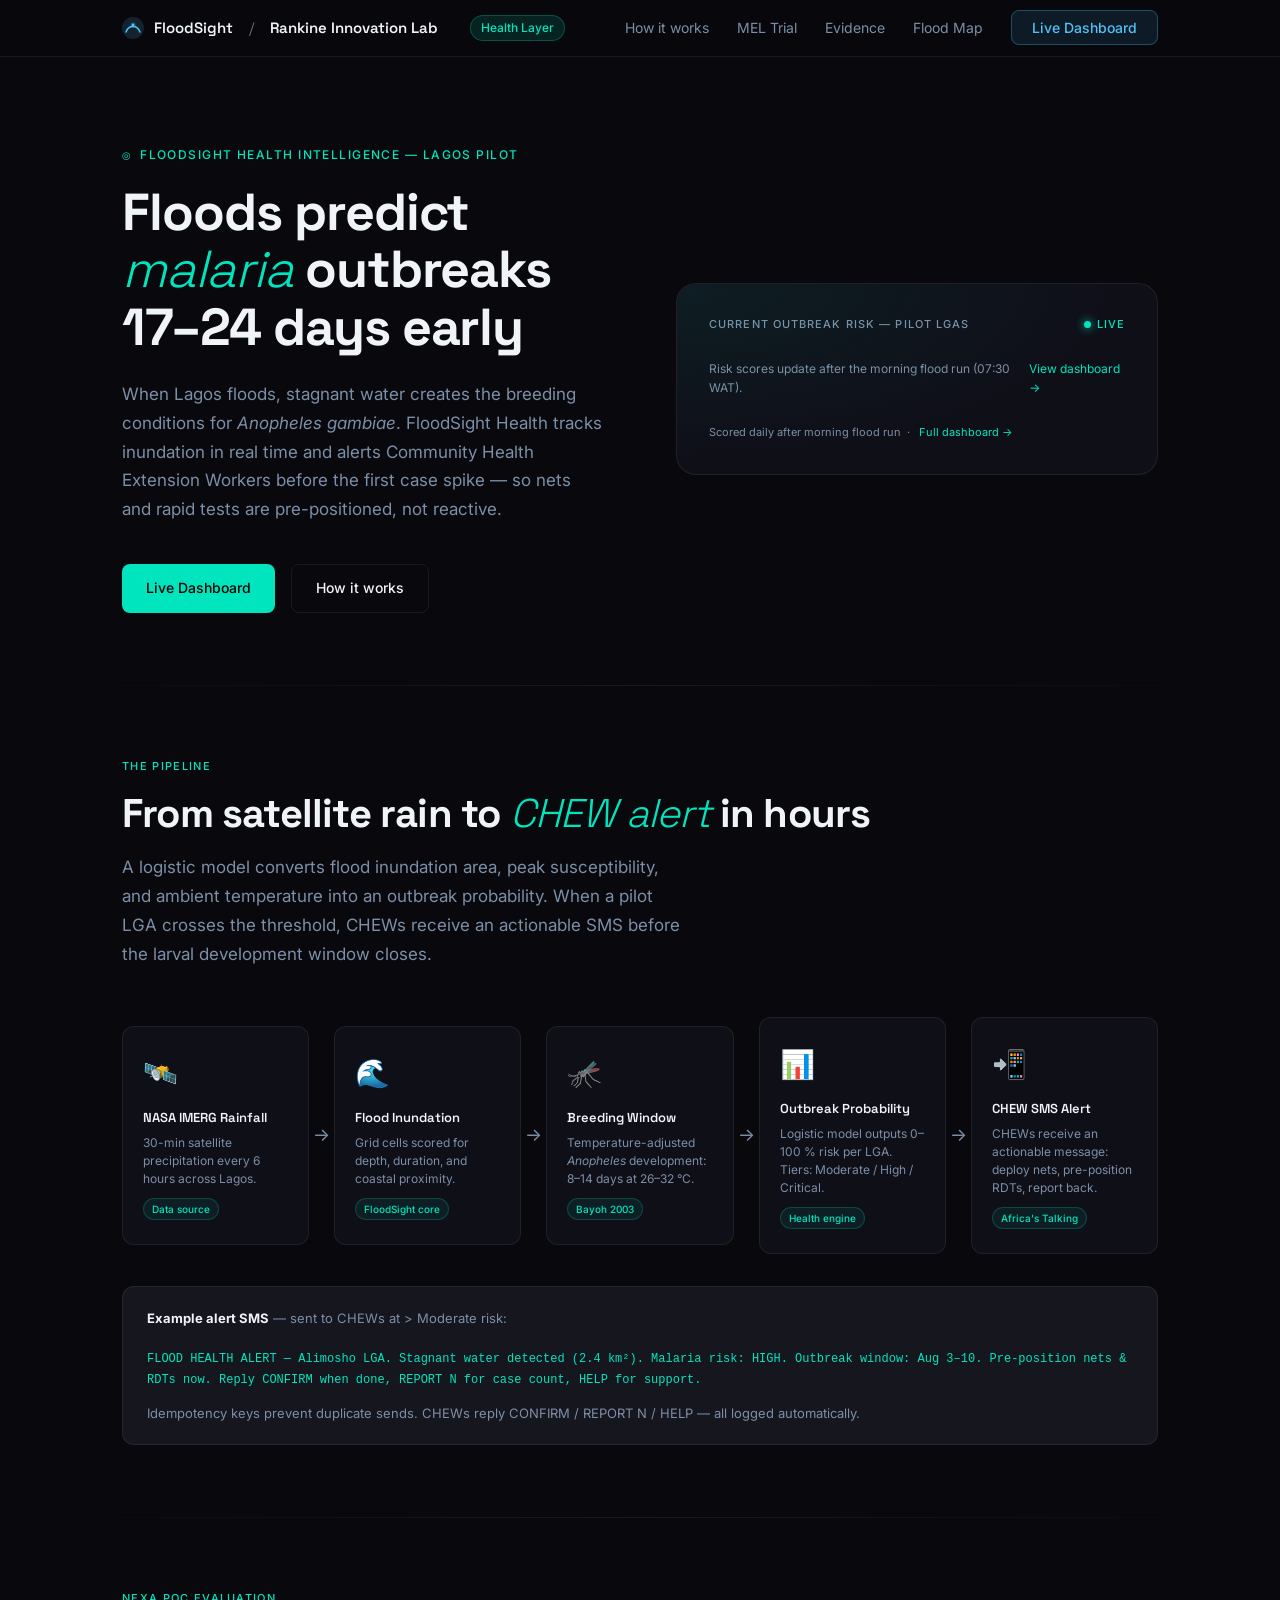
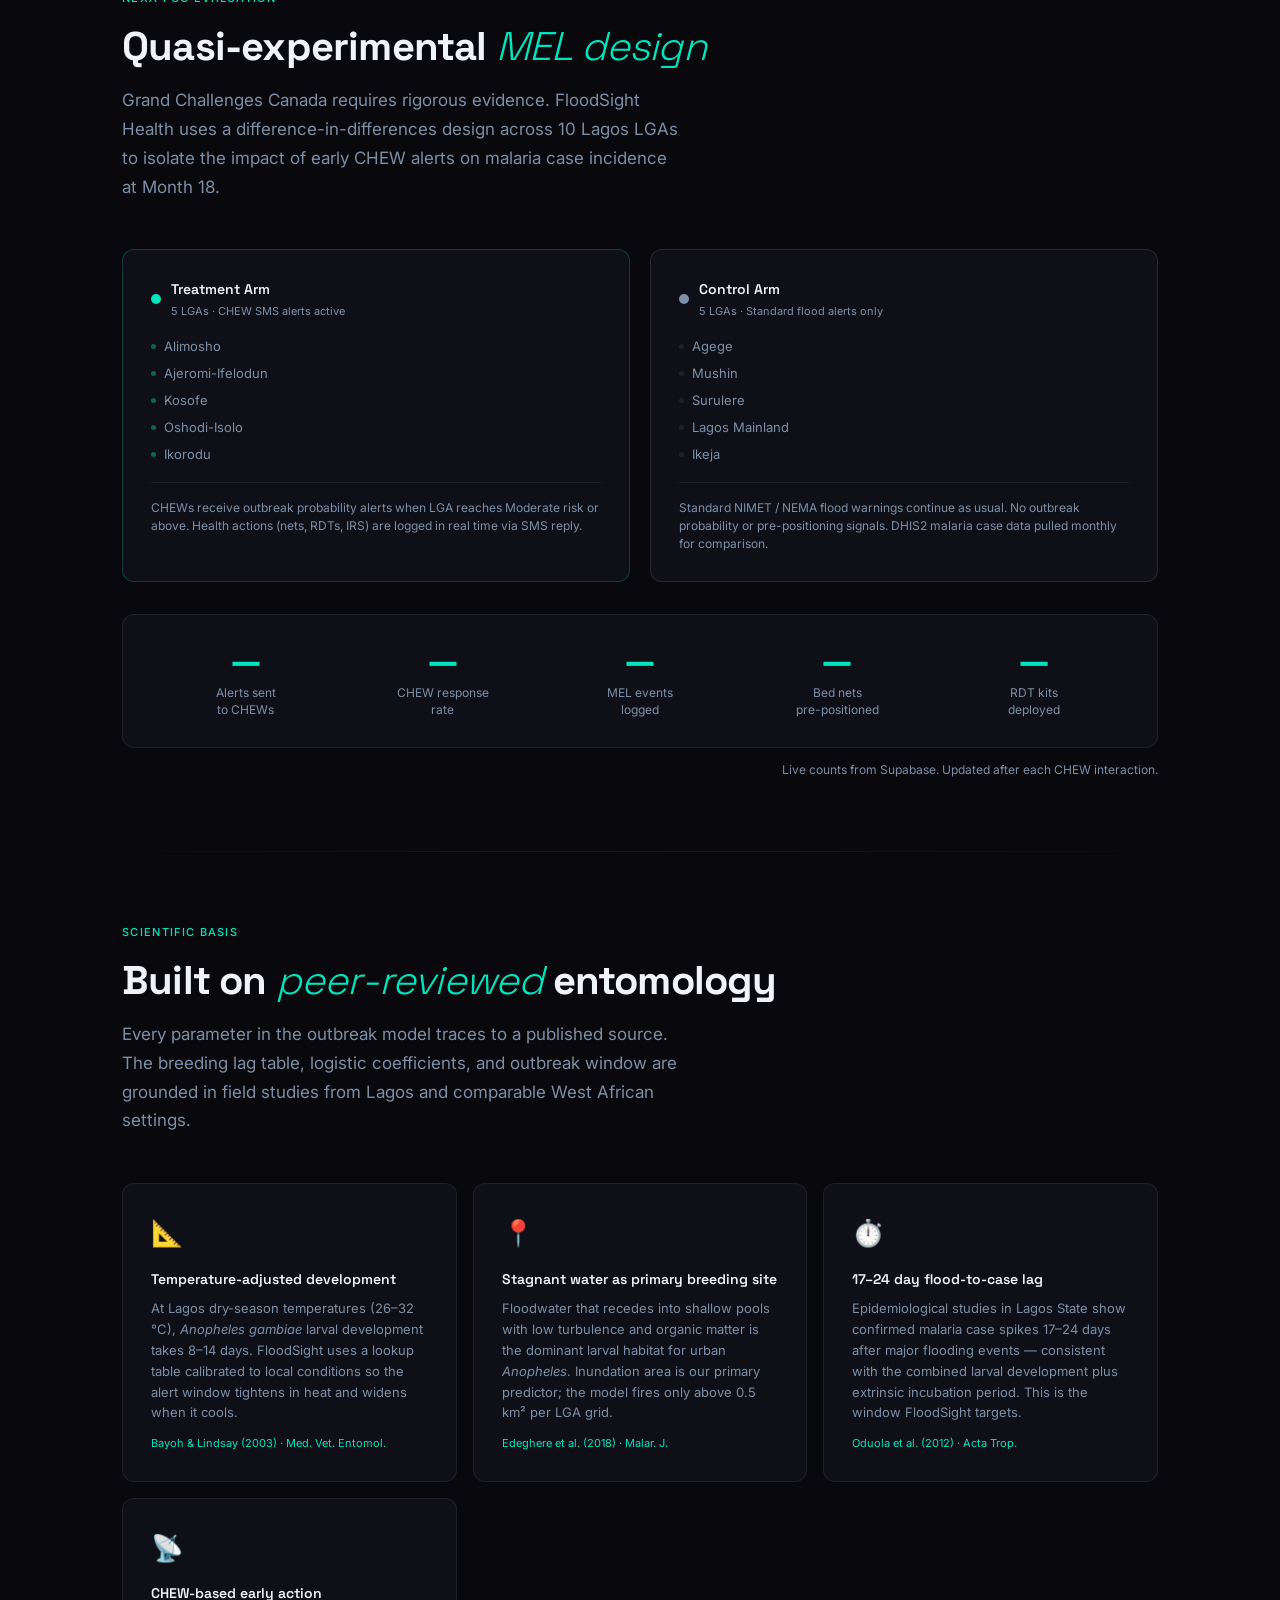
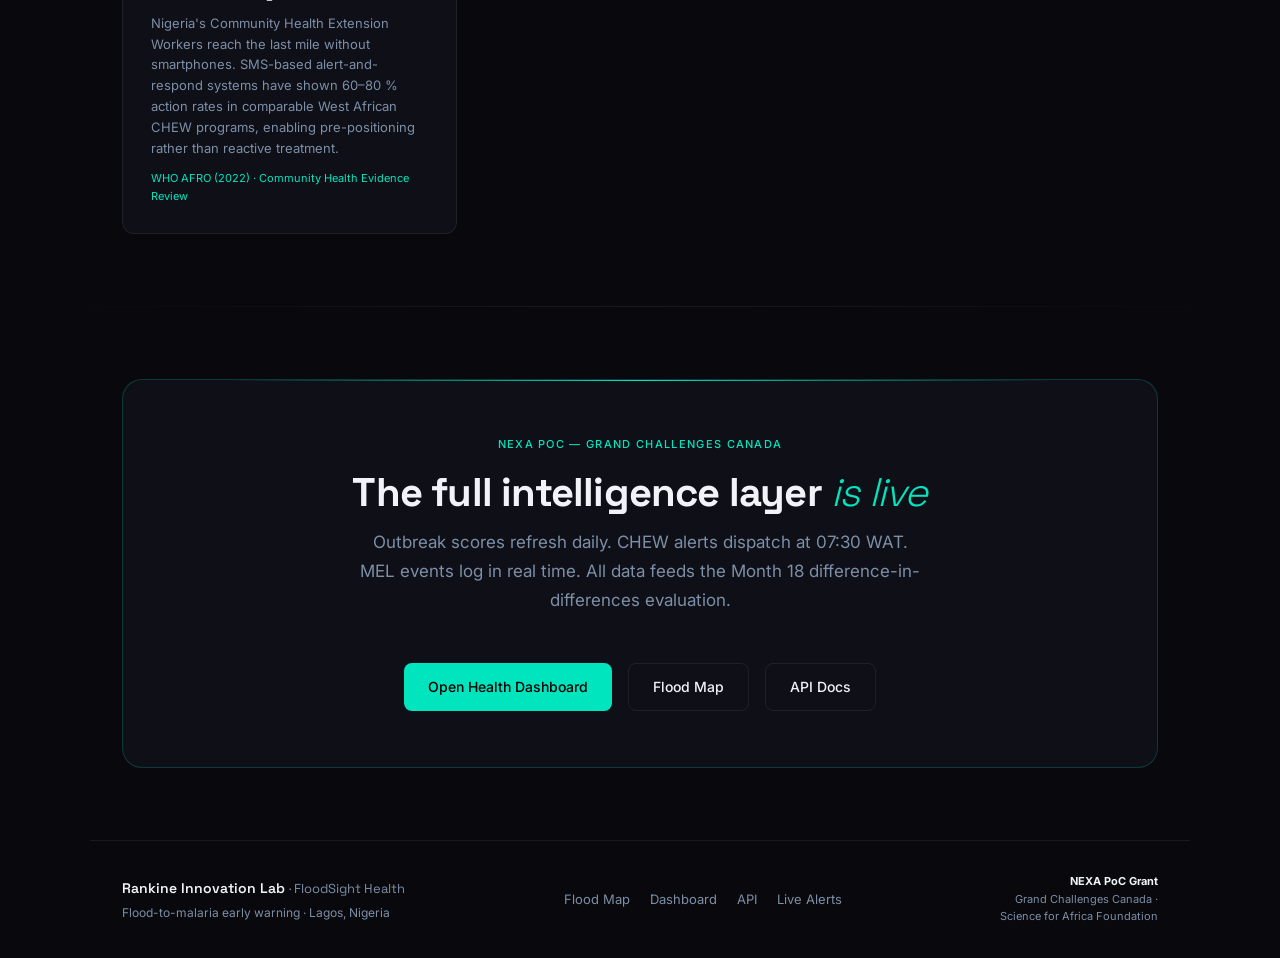
<file: health.html>
<!DOCTYPE html>
<html lang="en">
<head>
  <meta charset="UTF-8" />
  <meta name="viewport" content="width=device-width, initial-scale=1.0" />
  <title>FloodSight Health — Rankine Innovation Lab</title>
  <meta name="description" content="FloodSight Health Intelligence: predicting malaria outbreaks from flood data and pre-positioning health workers across Lagos LGAs." />
  <link rel="preconnect" href="https://fonts.googleapis.com" />
  <link rel="preconnect" href="https://fonts.gstatic.com" crossorigin />
  <link href="https://fonts.googleapis.com/css2?family=Inter:wght@400;500;600&family=Space+Grotesk:wght@300;400;600;700&display=swap" rel="stylesheet" />
  <style>
    /* ─── Tokens ─────────────────────────────────────────────────── */
    :root {
      --bg:       #08080d;
      --surface:  #0f0f18;
      --surface2: #16161f;
      --border:   rgba(255,255,255,0.07);
      --text:     #f0f4f8;
      --muted:    #7c8fa6;
      --accent:   #4fc3f7;
      --rankine:  #4fc3f7;
      --green:    #34d399;
      --amber:    #fbbf24;
      --red:      #f87171;
      --health:   #00e5be;
      --max-w:    1100px;
      --radius:   12px;
    }
    *, *::before, *::after { box-sizing: border-box; margin: 0; padding: 0; }
    html { scroll-behavior: smooth; }
    body {
      font-family: 'Inter', system-ui, sans-serif;
      background: var(--bg);
      color: var(--text);
      font-size: 15px;
      line-height: 1.6;
      -webkit-font-smoothing: antialiased;
    }

    /* ─── Nav ────────────────────────────────────────────────────── */
    nav {
      position: sticky; top: 0; z-index: 100;
      background: rgba(8,8,13,0.80);
      backdrop-filter: blur(16px);
      border-bottom: 1px solid var(--border);
    }
    .nav-inner {
      max-width: var(--max-w);
      margin: 0 auto;
      padding: 0 32px;
      height: 56px;
      display: flex; align-items: center; gap: 32px;
    }
    .nav-logo {
      display: flex; align-items: center; gap: 10px;
      text-decoration: none; color: var(--text);
      font-family: 'Space Grotesk', sans-serif;
      font-weight: 600; font-size: 15px;
      flex-shrink: 0;
    }
    .nav-logo span { opacity: 0.5; margin: 0 6px; font-weight: 300; }
    .nav-badge {
      font-size: 12px; font-weight: 500;
      background: rgba(0,229,190,0.12);
      color: var(--health);
      border: 1px solid rgba(0,229,190,0.25);
      padding: 2px 10px; border-radius: 20px;
    }
    .nav-links {
      display: flex; align-items: center; gap: 28px;
      list-style: none; margin-left: auto;
    }
    .nav-links a {
      color: var(--muted); text-decoration: none;
      font-size: 14px; transition: color 0.2s;
    }
    .nav-links a:hover { color: var(--text); }
    .nav-cta {
      font-size: 13px; font-weight: 500;
      padding: 8px 20px; border-radius: 8px;
      background: rgba(79,195,247,0.10);
      border: 1px solid rgba(79,195,247,0.30);
      color: var(--accent) !important;
      transition: background 0.2s !important;
    }
    .nav-cta:hover { background: rgba(79,195,247,0.18) !important; }

    /* ─── Hero ───────────────────────────────────────────────────── */
    .hero {
      max-width: var(--max-w);
      margin: 0 auto;
      padding: 88px 32px 72px;
      display: grid;
      grid-template-columns: 1fr 1fr;
      gap: 72px;
      align-items: center;
    }
    @media (max-width: 760px) { .hero { grid-template-columns: 1fr; gap: 40px; padding: 56px 20px 48px; } }
    .hero-eyebrow {
      font-size: 12px; font-weight: 500; letter-spacing: 0.12em;
      text-transform: uppercase; color: var(--health);
      margin-bottom: 20px;
      display: flex; align-items: center; gap: 8px;
    }
    .hero-eyebrow::before { content: '◎'; font-size: 10px; }
    .hero h1 {
      font-family: 'Space Grotesk', sans-serif;
      font-size: clamp(34px, 5vw, 52px);
      font-weight: 700;
      line-height: 1.1;
      letter-spacing: -0.02em;
      margin-bottom: 24px;
    }
    .hero h1 em {
      font-style: italic; font-weight: 300;
      color: var(--health);
    }
    .hero-sub {
      font-size: 17px; color: var(--muted); line-height: 1.7;
      margin-bottom: 40px;
      max-width: 480px;
    }
    .hero-actions { display: flex; gap: 16px; flex-wrap: wrap; }
    .btn {
      display: inline-flex; align-items: center; gap: 8px;
      padding: 12px 24px; border-radius: 8px;
      font-size: 14px; font-weight: 500;
      text-decoration: none; cursor: pointer;
      border: none; transition: all 0.2s;
    }
    .btn-primary { background: var(--health); color: #000; }
    .btn-primary:hover { opacity: 0.85; }
    .btn-ghost {
      background: transparent;
      border: 1px solid var(--border);
      color: var(--text);
    }
    .btn-ghost:hover { border-color: rgba(255,255,255,0.2); background: var(--surface2); }

    /* ─── Live risk card ─────────────────────────────────────────── */
    .risk-card {
      background: var(--surface);
      border: 1px solid var(--border);
      border-radius: 20px;
      padding: 32px;
      position: relative;
      overflow: hidden;
    }
    .risk-card::before {
      content: '';
      position: absolute; inset: 0;
      border-radius: 20px;
      background: radial-gradient(ellipse at top left, rgba(0,229,190,0.07), transparent 65%);
      pointer-events: none;
    }
    .risk-card-label {
      font-size: 11px; font-weight: 500; letter-spacing: 0.1em;
      text-transform: uppercase; color: var(--muted);
      margin-bottom: 16px;
      display: flex; align-items: center; justify-content: space-between;
    }
    .live-dot {
      display: flex; align-items: center; gap: 6px;
      font-size: 11px; color: var(--health);
    }
    .live-dot::before {
      content: '';
      width: 7px; height: 7px; border-radius: 50%;
      background: var(--health);
      box-shadow: 0 0 10px var(--health);
      animation: pulse-health 2s ease-in-out infinite;
    }
    @keyframes pulse-health {
      0%, 100% { box-shadow: 0 0 6px var(--health); }
      50% { box-shadow: 0 0 16px var(--health); }
    }
    .risk-lga-list { list-style: none; }
    .risk-lga-item {
      display: flex; align-items: center; gap: 10px;
      padding: 9px 0;
      border-bottom: 1px solid var(--border);
      font-size: 13px;
    }
    .risk-lga-item:last-child { border-bottom: none; }
    .risk-lga-name { flex: 1; font-weight: 500; }
    .risk-bar-wrap { width: 80px; height: 4px; background: var(--surface2); border-radius: 2px; }
    .risk-bar-fill { height: 100%; border-radius: 2px; }
    .risk-tier-badge {
      font-size: 10px; font-weight: 600;
      padding: 2px 8px; border-radius: 20px;
      min-width: 60px; text-align: center;
    }
    .tier-Low      { background: rgba(52,211,153,0.12); color: #34d399; }
    .tier-Moderate { background: rgba(251,191,36,0.12); color: #fbbf24; }
    .tier-High     { background: rgba(251,146,60,0.15); color: #fb923c; }
    .tier-Critical { background: rgba(248,113,113,0.15); color: #f87171; }

    .risk-card-footer {
      margin-top: 18px;
      font-size: 11px; color: var(--muted);
      display: flex; align-items: center; gap: 6px;
    }
    .risk-card-footer a { color: var(--health); text-decoration: none; }
    .risk-card-footer a:hover { text-decoration: underline; }

    /* ─── Section wrapper ────────────────────────────────────────── */
    section {
      max-width: var(--max-w);
      margin: 0 auto;
      padding: 72px 32px;
    }
    @media (max-width: 760px) { section { padding: 48px 20px; } }
    .section-divider {
      height: 1px;
      background: linear-gradient(to right, transparent, var(--border), transparent);
      margin: 0 32px;
    }
    .eyebrow {
      font-size: 11px; font-weight: 500; letter-spacing: 0.12em;
      text-transform: uppercase; color: var(--health);
      margin-bottom: 16px;
      display: flex; align-items: center; gap: 8px;
    }
    h2 {
      font-family: 'Space Grotesk', sans-serif;
      font-size: clamp(28px, 4vw, 40px);
      font-weight: 700; line-height: 1.15;
      letter-spacing: -0.02em;
      margin-bottom: 16px;
    }
    h2 em { font-style: italic; font-weight: 300; color: var(--health); }
    .section-lead {
      font-size: 17px; color: var(--muted);
      max-width: 560px; line-height: 1.7;
      margin-bottom: 48px;
    }

    /* ─── Pipeline steps ─────────────────────────────────────────── */
    .pipeline {
      display: grid;
      grid-template-columns: repeat(5, 1fr);
      gap: 0;
      position: relative;
      margin-bottom: 16px;
    }
    @media (max-width: 760px) { .pipeline { grid-template-columns: 1fr 1fr; gap: 12px; } }
    .pipeline-step {
      background: var(--surface);
      border: 1px solid var(--border);
      border-radius: var(--radius);
      padding: 24px 20px;
      position: relative;
      transition: border-color 0.2s;
    }
    .pipeline-step:hover { border-color: rgba(0,229,190,0.25); }
    .pipeline-arrow {
      display: flex; align-items: center; justify-content: center;
      color: var(--muted); font-size: 18px;
      padding: 0 4px;
      align-self: center;
    }
    @media (max-width: 760px) { .pipeline-arrow { display: none; } }
    .step-icon { font-size: 28px; margin-bottom: 12px; }
    .step-title {
      font-family: 'Space Grotesk', sans-serif;
      font-size: 13px; font-weight: 600;
      margin-bottom: 6px;
    }
    .step-desc { font-size: 12px; color: var(--muted); line-height: 1.5; }
    .step-tag {
      display: inline-block; margin-top: 10px;
      font-size: 10px; font-weight: 500;
      padding: 2px 8px; border-radius: 20px;
      background: rgba(0,229,190,0.08);
      color: var(--health);
      border: 1px solid rgba(0,229,190,0.2);
    }

    /* ─── NEXA trial arms ────────────────────────────────────────── */
    .arms-grid {
      display: grid;
      grid-template-columns: 1fr 1fr;
      gap: 20px;
      margin-bottom: 32px;
    }
    @media (max-width: 640px) { .arms-grid { grid-template-columns: 1fr; } }
    .arm-card {
      background: var(--surface);
      border: 1px solid var(--border);
      border-radius: var(--radius);
      padding: 28px;
    }
    .arm-card.treatment { border-color: rgba(0,229,190,0.22); }
    .arm-card.control   { border-color: rgba(255,255,255,0.1); }
    .arm-header {
      display: flex; align-items: center; gap: 10px;
      margin-bottom: 16px;
    }
    .arm-dot {
      width: 10px; height: 10px; border-radius: 50%;
      flex-shrink: 0;
    }
    .arm-card.treatment .arm-dot { background: var(--health); }
    .arm-card.control   .arm-dot { background: var(--muted); }
    .arm-title {
      font-family: 'Space Grotesk', sans-serif;
      font-size: 14px; font-weight: 600;
    }
    .arm-subtitle { font-size: 11px; color: var(--muted); margin-top: 2px; }
    .arm-lgas {
      list-style: none;
      display: flex; flex-direction: column; gap: 6px;
    }
    .arm-lga {
      display: flex; align-items: center; gap: 8px;
      font-size: 13px; color: var(--muted);
    }
    .arm-lga::before {
      content: '';
      width: 5px; height: 5px; border-radius: 50%;
      background: var(--border);
      flex-shrink: 0;
    }
    .arm-card.treatment .arm-lga::before { background: rgba(0,229,190,0.4); }
    .arm-note {
      margin-top: 18px; padding-top: 16px;
      border-top: 1px solid var(--border);
      font-size: 12px; color: var(--muted); line-height: 1.5;
    }

    /* ─── KPI strip ──────────────────────────────────────────────── */
    .kpi-strip {
      display: grid;
      grid-template-columns: repeat(auto-fit, minmax(150px, 1fr));
      gap: 16px;
      background: var(--surface);
      border: 1px solid var(--border);
      border-radius: var(--radius);
      padding: 28px 32px;
    }
    .kpi-item { text-align: center; }
    .kpi-value {
      font-family: 'Space Grotesk', sans-serif;
      font-size: 36px; font-weight: 700;
      color: var(--health);
      line-height: 1;
      margin-bottom: 6px;
    }
    .kpi-label { font-size: 12px; color: var(--muted); line-height: 1.4; }

    /* ─── Evidence cards ─────────────────────────────────────────── */
    .evidence-grid {
      display: grid;
      grid-template-columns: repeat(auto-fit, minmax(260px, 1fr));
      gap: 16px;
    }
    .evidence-card {
      background: var(--surface);
      border: 1px solid var(--border);
      border-radius: var(--radius);
      padding: 28px;
      transition: border-color 0.2s;
    }
    .evidence-card:hover { border-color: rgba(0,229,190,0.2); }
    .evidence-icon { font-size: 26px; margin-bottom: 14px; }
    .evidence-title {
      font-family: 'Space Grotesk', sans-serif;
      font-size: 14px; font-weight: 600; margin-bottom: 8px;
    }
    .evidence-body { font-size: 13px; color: var(--muted); line-height: 1.6; }
    .evidence-ref {
      font-size: 11px; color: var(--health); margin-top: 12px;
    }

    /* ─── CTA section ────────────────────────────────────────────── */
    .cta-block {
      background: var(--surface);
      border: 1px solid rgba(0,229,190,0.2);
      border-radius: 20px;
      padding: 56px 48px;
      text-align: center;
      position: relative;
      overflow: hidden;
    }
    .cta-block::before {
      content: '';
      position: absolute;
      top: 0; left: 50%; transform: translateX(-50%);
      width: 80%; height: 1px;
      background: linear-gradient(to right, transparent, var(--health), transparent);
    }
    .cta-block h2 { margin-bottom: 12px; }
    .cta-block .section-lead { margin-left: auto; margin-right: auto; text-align: center; }
    .cta-actions { display: flex; gap: 16px; justify-content: center; flex-wrap: wrap; }

    /* ─── Spinner ────────────────────────────────────────────────── */
    .spinner {
      width: 18px; height: 18px;
      border: 2px solid var(--border);
      border-top-color: var(--health);
      border-radius: 50%;
      animation: spin 0.8s linear infinite;
      display: inline-block;
    }
    @keyframes spin { to { transform: rotate(360deg); } }
    .loading-row {
      display: flex; align-items: center; gap: 10px;
      color: var(--muted); font-size: 13px;
    }

    /* ─── Footer ─────────────────────────────────────────────────── */
    footer {
      border-top: 1px solid var(--border);
      padding: 32px;
      max-width: var(--max-w);
      margin: 0 auto;
      display: flex; align-items: center; justify-content: space-between;
      flex-wrap: wrap; gap: 16px;
    }
    .footer-brand {
      font-family: 'Space Grotesk', sans-serif;
      font-size: 14px; font-weight: 600;
      color: var(--text);
    }
    .footer-brand span { color: var(--muted); font-weight: 400; font-size: 13px; }
    .footer-links { display: flex; gap: 20px; }
    .footer-links a {
      font-size: 13px; color: var(--muted);
      text-decoration: none; transition: color 0.2s;
    }
    .footer-links a:hover { color: var(--text); }
    .footer-grant {
      font-size: 11px; color: var(--muted);
      text-align: right;
    }
    .footer-grant strong { color: var(--text); }
  </style>
</head>
<body>

<!-- ─── Nav ─────────────────────────────────────────────────────── -->
<nav>
  <div class="nav-inner">
    <a href="floodsight.html" class="nav-logo">
      <svg width="22" height="22" viewBox="0 0 22 22" fill="none">
        <circle cx="11" cy="11" r="11" fill="rgba(79,195,247,0.15)"/>
        <path d="M4 15c1.5-4 3-5.5 7-5.5s5.5 1.5 7 5.5" stroke="#4fc3f7" stroke-width="1.5" stroke-linecap="round"/>
        <circle cx="11" cy="8" r="2.5" fill="#4fc3f7" opacity=".4"/>
        <circle cx="11" cy="8" r="1.2" fill="#4fc3f7"/>
      </svg>
      FloodSight
      <span>/</span>
      Rankine Innovation Lab
    </a>
    <span class="nav-badge">Health Layer</span>
    <ul class="nav-links">
      <li><a href="#how-it-works">How it works</a></li>
      <li><a href="#trial">MEL Trial</a></li>
      <li><a href="#evidence">Evidence</a></li>
      <li><a href="https://floodsight-starter.onrender.com/dashboard/" target="_blank" rel="noopener">Flood Map</a></li>
      <li><a href="https://floodsight-starter.onrender.com/dashboard/health/" class="nav-cta" target="_blank" rel="noopener">Live Dashboard</a></li>
    </ul>
  </div>
</nav>

<!-- ─── Hero ─────────────────────────────────────────────────────── -->
<div class="hero">
  <div>
    <div class="hero-eyebrow">FloodSight Health Intelligence — Lagos Pilot</div>
    <h1>Floods predict <em>malaria</em> outbreaks 17–24 days early</h1>
    <p class="hero-sub">
      When Lagos floods, stagnant water creates the breeding conditions for <em>Anopheles gambiae</em>.
      FloodSight Health tracks inundation in real time and alerts Community Health Extension Workers
      before the first case spike — so nets and rapid tests are pre-positioned, not reactive.
    </p>
    <div class="hero-actions">
      <a href="https://floodsight-starter.onrender.com/dashboard/health/" class="btn btn-primary" target="_blank" rel="noopener">Live Dashboard</a>
      <a href="#how-it-works" class="btn btn-ghost">How it works</a>
    </div>
  </div>

  <!-- Live risk card -->
  <div class="risk-card">
    <div class="risk-card-label">
      Current Outbreak Risk — Pilot LGAs
      <span class="live-dot">Live</span>
    </div>
    <ul class="risk-lga-list" id="risk-list">
      <li class="risk-lga-item">
        <div class="loading-row"><span class="spinner"></span> Loading risk scores…</div>
      </li>
    </ul>
    <div class="risk-card-footer">
      Scored daily after morning flood run &nbsp;·&nbsp;
      <a href="https://floodsight-starter.onrender.com/dashboard/health/" target="_blank" rel="noopener">Full dashboard →</a>
    </div>
  </div>
</div>

<div class="section-divider"></div>

<!-- ─── How it works ──────────────────────────────────────────────── -->
<section id="how-it-works">
  <div class="eyebrow">The pipeline</div>
  <h2>From satellite rain to <em>CHEW alert</em> in hours</h2>
  <p class="section-lead">
    A logistic model converts flood inundation area, peak susceptibility, and ambient temperature
    into an outbreak probability. When a pilot LGA crosses the threshold, CHEWs receive an
    actionable SMS before the larval development window closes.
  </p>

  <div style="display:grid; grid-template-columns: 1fr auto 1fr auto 1fr auto 1fr auto 1fr; gap: 0; align-items: center;">
    <div class="pipeline-step">
      <div class="step-icon">🛰️</div>
      <div class="step-title">NASA IMERG Rainfall</div>
      <div class="step-desc">30-min satellite precipitation every 6 hours across Lagos.</div>
      <span class="step-tag">Data source</span>
    </div>
    <div class="pipeline-arrow">→</div>
    <div class="pipeline-step">
      <div class="step-icon">🌊</div>
      <div class="step-title">Flood Inundation</div>
      <div class="step-desc">Grid cells scored for depth, duration, and coastal proximity.</div>
      <span class="step-tag">FloodSight core</span>
    </div>
    <div class="pipeline-arrow">→</div>
    <div class="pipeline-step">
      <div class="step-icon">🦟</div>
      <div class="step-title">Breeding Window</div>
      <div class="step-desc">Temperature-adjusted <em>Anopheles</em> development: 8–14 days at 26–32 °C.</div>
      <span class="step-tag">Bayoh 2003</span>
    </div>
    <div class="pipeline-arrow">→</div>
    <div class="pipeline-step">
      <div class="step-icon">📊</div>
      <div class="step-title">Outbreak Probability</div>
      <div class="step-desc">Logistic model outputs 0–100 % risk per LGA. Tiers: Moderate / High / Critical.</div>
      <span class="step-tag">Health engine</span>
    </div>
    <div class="pipeline-arrow">→</div>
    <div class="pipeline-step">
      <div class="step-icon">📲</div>
      <div class="step-title">CHEW SMS Alert</div>
      <div class="step-desc">CHEWs receive an actionable message: deploy nets, pre-position RDTs, report back.</div>
      <span class="step-tag">Africa's Talking</span>
    </div>
  </div>

  <div style="margin-top: 32px; background: var(--surface2); border: 1px solid var(--border); border-radius: var(--radius); padding: 20px 24px; font-size: 13px; color: var(--muted); line-height: 1.7;">
    <strong style="color: var(--text);">Example alert SMS</strong> — sent to CHEWs at &gt; Moderate risk:<br>
    <code style="font-family: monospace; color: var(--health); margin-top: 8px; display: block; padding: 12px 0; font-size: 12px;">
      FLOOD HEALTH ALERT — Alimosho LGA. Stagnant water detected (2.4 km²). Malaria risk: HIGH.
      Outbreak window: Aug 3–10. Pre-position nets &amp; RDTs now. Reply CONFIRM when done, REPORT N for case count, HELP for support.
    </code>
    Idempotency keys prevent duplicate sends. CHEWs reply CONFIRM / REPORT N / HELP — all logged automatically.
  </div>
</section>

<div class="section-divider"></div>

<!-- ─── MEL Trial ─────────────────────────────────────────────────── -->
<section id="trial">
  <div class="eyebrow">NEXA PoC Evaluation</div>
  <h2>Quasi-experimental <em>MEL design</em></h2>
  <p class="section-lead">
    Grand Challenges Canada requires rigorous evidence. FloodSight Health uses a
    difference-in-differences design across 10 Lagos LGAs to isolate the impact of
    early CHEW alerts on malaria case incidence at Month 18.
  </p>

  <div class="arms-grid">
    <div class="arm-card treatment">
      <div class="arm-header">
        <div class="arm-dot"></div>
        <div>
          <div class="arm-title">Treatment Arm</div>
          <div class="arm-subtitle">5 LGAs · CHEW SMS alerts active</div>
        </div>
      </div>
      <ul class="arm-lgas">
        <li class="arm-lga">Alimosho</li>
        <li class="arm-lga">Ajeromi-Ifelodun</li>
        <li class="arm-lga">Kosofe</li>
        <li class="arm-lga">Oshodi-Isolo</li>
        <li class="arm-lga">Ikorodu</li>
      </ul>
      <div class="arm-note">
        CHEWs receive outbreak probability alerts when LGA reaches Moderate risk or above.
        Health actions (nets, RDTs, IRS) are logged in real time via SMS reply.
      </div>
    </div>
    <div class="arm-card control">
      <div class="arm-header">
        <div class="arm-dot"></div>
        <div>
          <div class="arm-title">Control Arm</div>
          <div class="arm-subtitle">5 LGAs · Standard flood alerts only</div>
        </div>
      </div>
      <ul class="arm-lgas">
        <li class="arm-lga">Agege</li>
        <li class="arm-lga">Mushin</li>
        <li class="arm-lga">Surulere</li>
        <li class="arm-lga">Lagos Mainland</li>
        <li class="arm-lga">Ikeja</li>
      </ul>
      <div class="arm-note">
        Standard NIMET / NEMA flood warnings continue as usual. No outbreak probability
        or pre-positioning signals. DHIS2 malaria case data pulled monthly for comparison.
      </div>
    </div>
  </div>

  <div class="kpi-strip" id="kpi-strip">
    <div class="kpi-item">
      <div class="kpi-value" id="kpi-alerts">—</div>
      <div class="kpi-label">Alerts sent<br>to CHEWs</div>
    </div>
    <div class="kpi-item">
      <div class="kpi-value" id="kpi-confirm">—</div>
      <div class="kpi-label">CHEW response<br>rate</div>
    </div>
    <div class="kpi-item">
      <div class="kpi-value" id="kpi-mel">—</div>
      <div class="kpi-label">MEL events<br>logged</div>
    </div>
    <div class="kpi-item">
      <div class="kpi-value" id="kpi-nets">—</div>
      <div class="kpi-label">Bed nets<br>pre-positioned</div>
    </div>
    <div class="kpi-item">
      <div class="kpi-value" id="kpi-rdt">—</div>
      <div class="kpi-label">RDT kits<br>deployed</div>
    </div>
  </div>
  <p style="font-size:12px; color:var(--muted); margin-top:12px; text-align:right;">
    Live counts from Supabase. Updated after each CHEW interaction.
  </p>
</section>

<div class="section-divider"></div>

<!-- ─── Evidence ──────────────────────────────────────────────────── -->
<section id="evidence">
  <div class="eyebrow">Scientific basis</div>
  <h2>Built on <em>peer-reviewed</em> entomology</h2>
  <p class="section-lead">
    Every parameter in the outbreak model traces to a published source.
    The breeding lag table, logistic coefficients, and outbreak window are
    grounded in field studies from Lagos and comparable West African settings.
  </p>

  <div class="evidence-grid">
    <div class="evidence-card">
      <div class="evidence-icon">📐</div>
      <div class="evidence-title">Temperature-adjusted development</div>
      <div class="evidence-body">
        At Lagos dry-season temperatures (26–32 °C), <em>Anopheles gambiae</em> larval development
        takes 8–14 days. FloodSight uses a lookup table calibrated to local conditions so the
        alert window tightens in heat and widens when it cools.
      </div>
      <div class="evidence-ref">Bayoh &amp; Lindsay (2003) · Med. Vet. Entomol.</div>
    </div>
    <div class="evidence-card">
      <div class="evidence-icon">📍</div>
      <div class="evidence-title">Stagnant water as primary breeding site</div>
      <div class="evidence-body">
        Floodwater that recedes into shallow pools with low turbulence and organic matter is the
        dominant larval habitat for urban <em>Anopheles</em>. Inundation area is our primary
        predictor; the model fires only above 0.5 km² per LGA grid.
      </div>
      <div class="evidence-ref">Edeghere et al. (2018) · Malar. J.</div>
    </div>
    <div class="evidence-card">
      <div class="evidence-icon">⏱️</div>
      <div class="evidence-title">17–24 day flood-to-case lag</div>
      <div class="evidence-body">
        Epidemiological studies in Lagos State show confirmed malaria case spikes 17–24 days
        after major flooding events — consistent with the combined larval development plus
        extrinsic incubation period. This is the window FloodSight targets.
      </div>
      <div class="evidence-ref">Oduola et al. (2012) · Acta Trop.</div>
    </div>
    <div class="evidence-card">
      <div class="evidence-icon">📡</div>
      <div class="evidence-title">CHEW-based early action</div>
      <div class="evidence-body">
        Nigeria's Community Health Extension Workers reach the last mile without smartphones.
        SMS-based alert-and-respond systems have shown 60–80 % action rates in comparable
        West African CHEW programs, enabling pre-positioning rather than reactive treatment.
      </div>
      <div class="evidence-ref">WHO AFRO (2022) · Community Health Evidence Review</div>
    </div>
  </div>
</section>

<div class="section-divider"></div>

<!-- ─── CTA ───────────────────────────────────────────────────────── -->
<section>
  <div class="cta-block">
    <div class="eyebrow" style="justify-content:center">NEXA PoC — Grand Challenges Canada</div>
    <h2>The full intelligence layer <em>is live</em></h2>
    <p class="section-lead">
      Outbreak scores refresh daily. CHEW alerts dispatch at 07:30 WAT.
      MEL events log in real time. All data feeds the Month 18 difference-in-differences evaluation.
    </p>
    <div class="cta-actions">
      <a href="https://floodsight-starter.onrender.com/dashboard/health/" class="btn btn-primary" target="_blank" rel="noopener">Open Health Dashboard</a>
      <a href="https://floodsight-starter.onrender.com/dashboard/" class="btn btn-ghost" target="_blank" rel="noopener">Flood Map</a>
      <a href="https://floodsight-starter.onrender.com/docs#/health" class="btn btn-ghost" target="_blank" rel="noopener">API Docs</a>
    </div>
  </div>
</section>

<!-- ─── Footer ────────────────────────────────────────────────────── -->
<footer>
  <div>
    <div class="footer-brand">Rankine Innovation Lab <span>· FloodSight Health</span></div>
    <div style="font-size:12px; color:var(--muted); margin-top:4px;">
      Flood-to-malaria early warning · Lagos, Nigeria
    </div>
  </div>
  <div class="footer-links">
    <a href="https://www.rankineinnovationlab.com/floodsight.html">Flood Map</a>
    <a href="https://floodsight-starter.onrender.com/dashboard/health/" target="_blank" rel="noopener">Dashboard</a>
    <a href="https://floodsight-starter.onrender.com/docs" target="_blank" rel="noopener">API</a>
    <a href="https://floodsight-starter.onrender.com/dashboard/" target="_blank" rel="noopener">Live Alerts</a>
  </div>
  <div class="footer-grant">
    <strong>NEXA PoC Grant</strong><br>
    Grand Challenges Canada ·<br>
    Science for Africa Foundation
  </div>
</footer>

<!-- ─── Live data ─────────────────────────────────────────────────── -->
<script>
'use strict';

// health.html lives on Rankine's website; API lives on Render
const RENDER_URL = 'https://floodsight-starter.onrender.com';
const API_BASE = (location.hostname === 'localhost' || location.protocol === 'file:')
  ? 'http://localhost:8000'
  : RENDER_URL;

// ── Risk card ───────────────────────────────────────────────────────
async function loadRiskCard() {
  const list = document.getElementById('risk-list');
  try {
    const data = await fetch(API_BASE + '/health/risk').then(r => {
      if (!r.ok) throw new Error('HTTP ' + r.status);
      return r.json();
    });

    const lgas = (data.lgas || []).slice(0, 5);
    if (!lgas.length) {
      list.innerHTML = `<li class="risk-lga-item" style="color:var(--muted);font-size:13px;">
        No flood alerts in pilot LGAs today — all clear.
      </li>`;
      return;
    }

    list.innerHTML = lgas.map(lga => {
      const pct = Math.round((lga.outbreak_probability || 0) * 100);
      const fillColor = pct >= 75 ? 'var(--red)'
                      : pct >= 55 ? '#fb923c'
                      : pct >= 30 ? 'var(--amber)'
                      : 'var(--green)';
      return `<li class="risk-lga-item">
        <div class="risk-lga-name">${lga.lga_name}</div>
        <div class="risk-bar-wrap">
          <div class="risk-bar-fill" style="width:${pct}%; background:${fillColor};"></div>
        </div>
        <span style="font-size:12px; color:var(--muted); width:28px; text-align:right;">${pct}%</span>
        <span class="risk-tier-badge tier-${lga.risk_tier}">${lga.risk_tier}</span>
      </li>`;
    }).join('');
  } catch (e) {
    list.innerHTML = `<li class="risk-lga-item" style="color:var(--muted);font-size:12px;">
      Risk scores update after the morning flood run (07:30 WAT).
      <a href="https://floodsight-starter.onrender.com/dashboard/health/" target="_blank" rel="noopener" style="color:var(--health);text-decoration:none;"> View dashboard →</a>
    </li>`;
  }
}

// ── KPI strip ───────────────────────────────────────────────────────
async function loadKPIs() {
  try {
    const data = await fetch(API_BASE + '/health/mel/summary').then(r => r.json());
    const set = (id, val) => { const el = document.getElementById(id); if (el) el.textContent = val; };
    set('kpi-alerts',  (data.total_alerts_sent || 0).toLocaleString());
    set('kpi-confirm', Math.round((data.chew_confirm_rate || 0) * 100) + '%');
    set('kpi-mel',     (data.mel_events_logged || 0).toLocaleString());
    set('kpi-nets',    (data.nets_distributed || 0).toLocaleString());
    set('kpi-rdt',     (data.rdt_kits_prepositioned || 0).toLocaleString());
  } catch (e) {
    // Silently fall back — zeros stay as "—"
  }
}

// Boot
loadRiskCard();
loadKPIs();
</script>

</body>
</html>
</file>
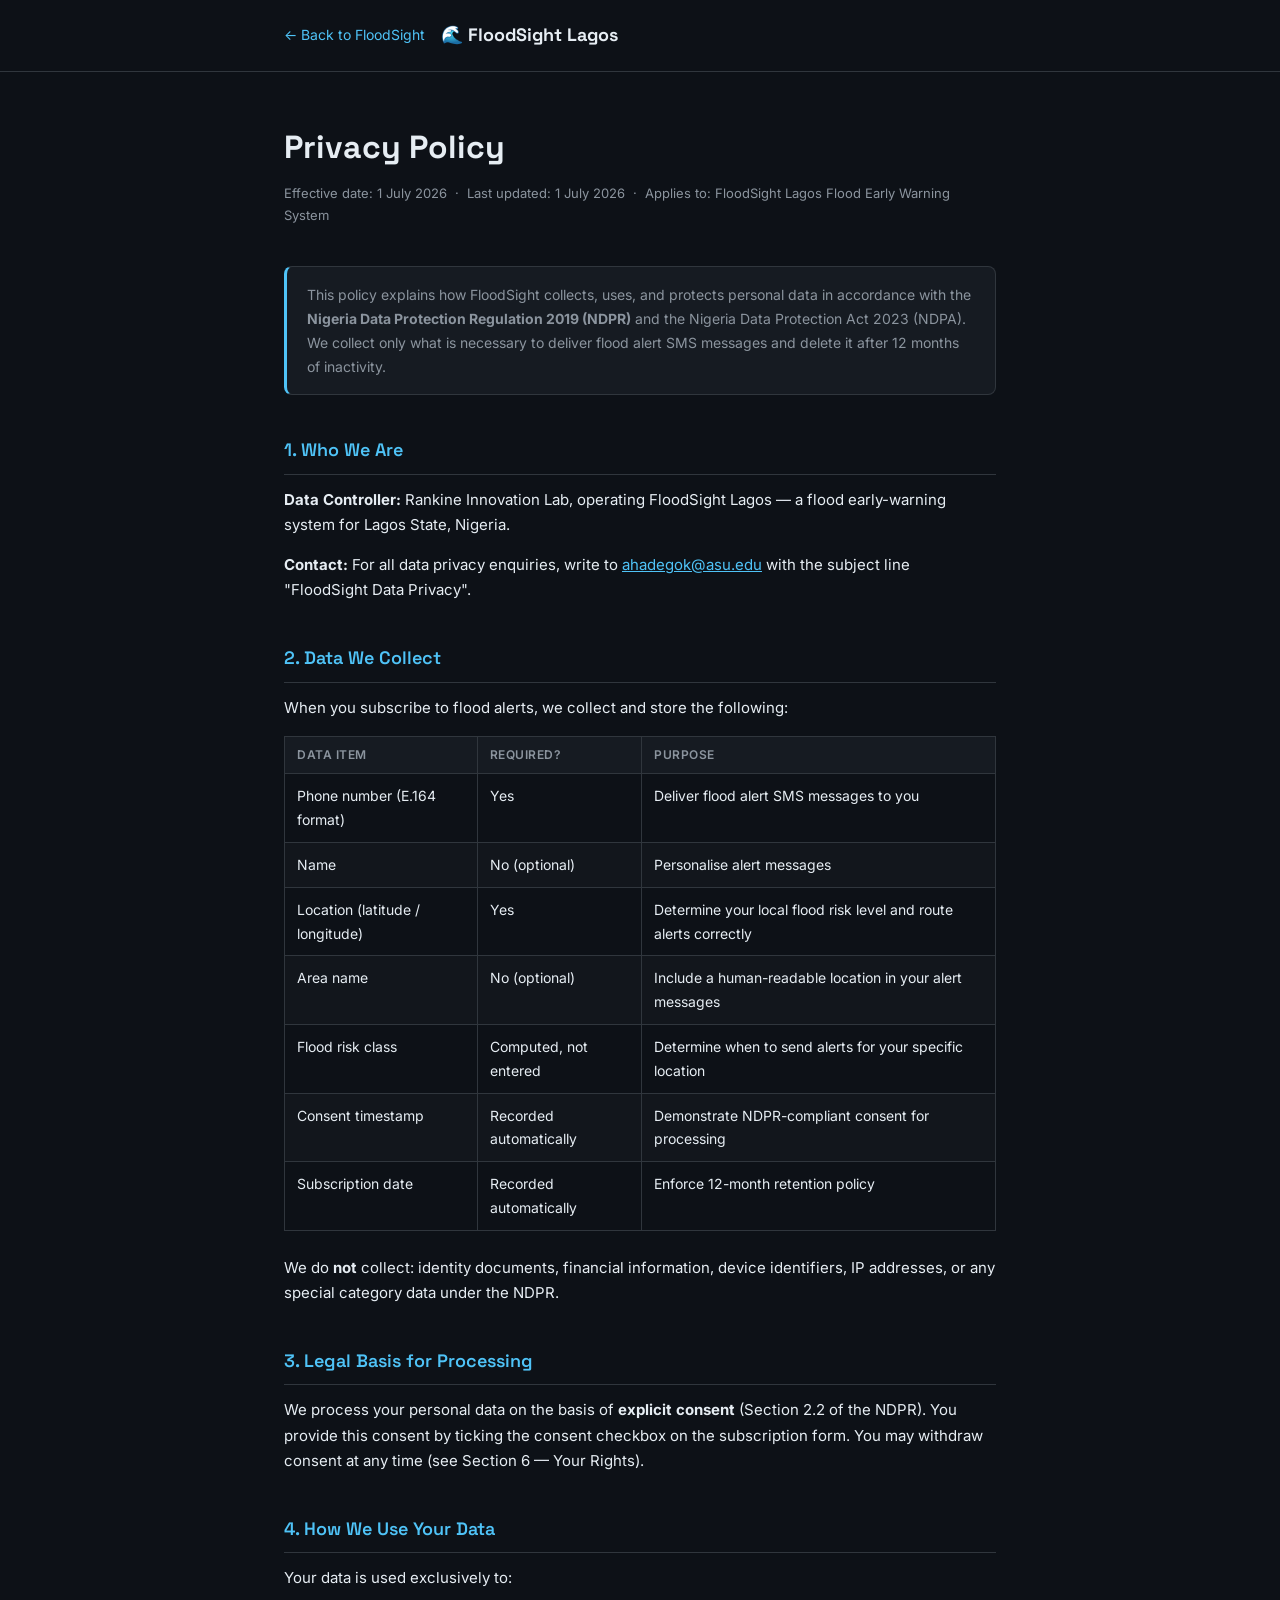
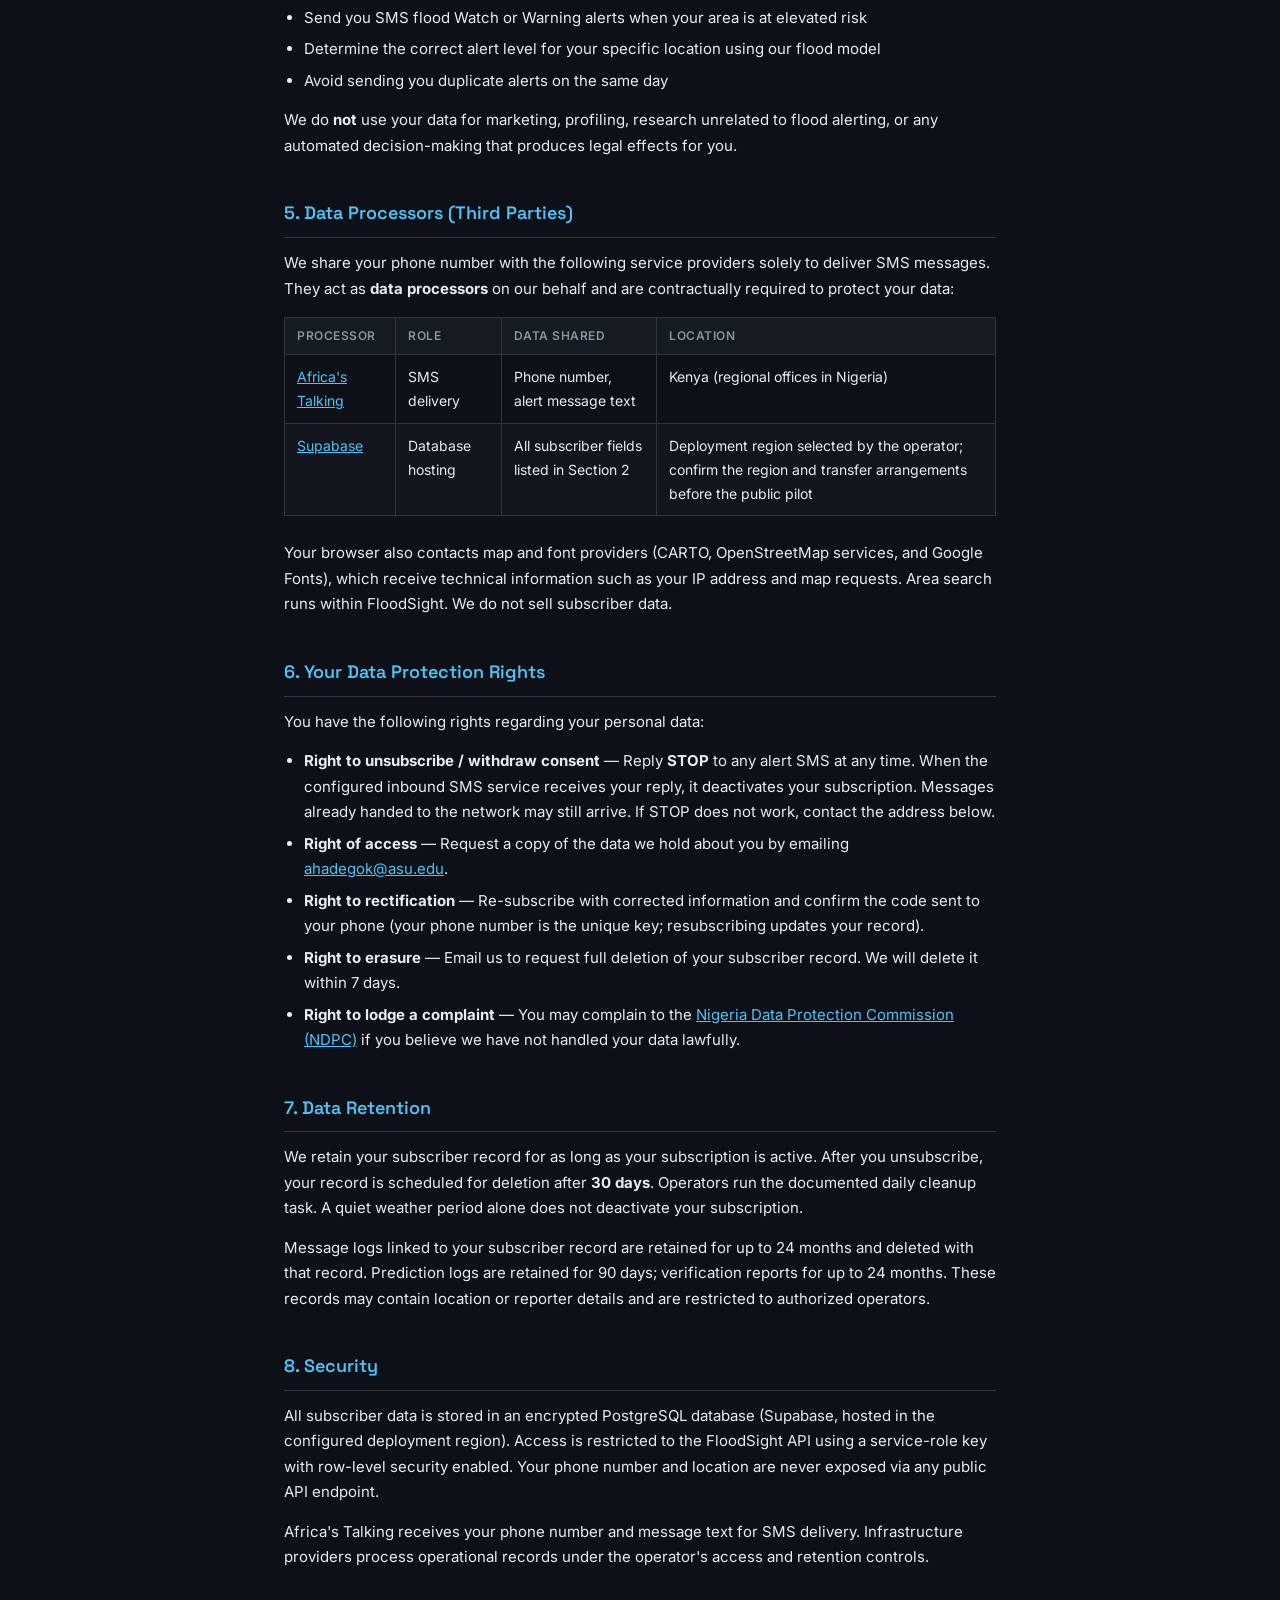
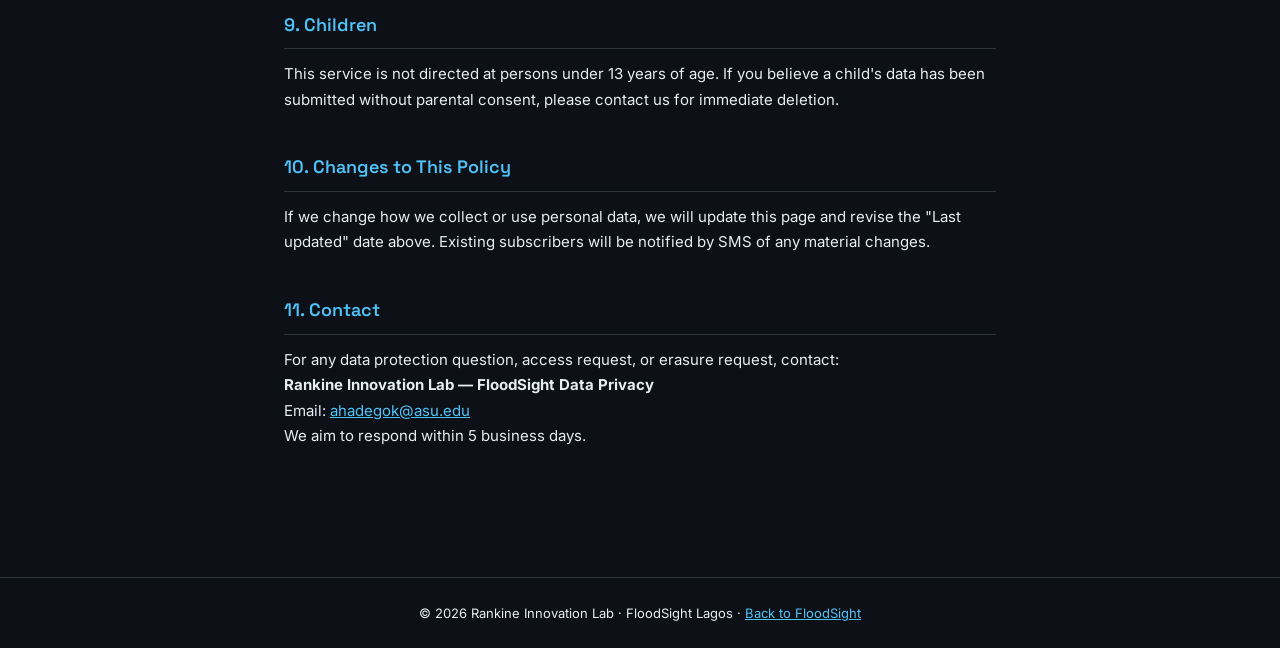
<file: privacy.html>
<!DOCTYPE html>
<html lang="en">
<head>
<meta charset="UTF-8" />
<meta name="viewport" content="width=device-width, initial-scale=1.0" />
<title>Privacy Policy — FloodSight Lagos</title>
<link rel="preconnect" href="https://fonts.googleapis.com" />
<link href="https://fonts.googleapis.com/css2?family=Space+Grotesk:wght@500;700&family=Inter:wght@400;500;600&display=swap" rel="stylesheet" />
<style>
  :root {
    --bg:      #0d1117;
    --surface: #161b22;
    --border:  #30363d;
    --text:    #e6edf3;
    --muted:   #8b949e;
    --blue:    #4fc3f7;
    --red:     #f85149;
  }

  *, *::before, *::after { box-sizing: border-box; margin: 0; padding: 0; }

  body {
    background: var(--bg);
    color: var(--text);
    font-family: 'Inter', system-ui, sans-serif;
    font-size: 15px;
    line-height: 1.7;
    min-height: 100vh;
  }

  header {
    border-bottom: 1px solid var(--border);
    padding: 20px 0;
  }
  .header-inner {
    max-width: 760px;
    margin: 0 auto;
    padding: 0 24px;
    display: flex;
    align-items: center;
    gap: 16px;
  }
  .back-link {
    color: var(--blue);
    text-decoration: none;
    font-size: 14px;
    display: flex;
    align-items: center;
    gap: 6px;
  }
  .back-link:hover { text-decoration: underline; }
  .header-title {
    font-family: 'Space Grotesk', sans-serif;
    font-size: 18px;
    font-weight: 700;
  }

  main {
    max-width: 760px;
    margin: 48px auto;
    padding: 0 24px 80px;
  }

  h1 {
    font-family: 'Space Grotesk', sans-serif;
    font-size: 32px;
    font-weight: 700;
    margin-bottom: 8px;
  }
  .meta {
    color: var(--muted);
    font-size: 13px;
    margin-bottom: 40px;
  }

  h2 {
    font-family: 'Space Grotesk', sans-serif;
    font-size: 18px;
    font-weight: 600;
    color: var(--blue);
    margin: 40px 0 12px;
    padding-bottom: 8px;
    border-bottom: 1px solid var(--border);
  }

  p { margin-bottom: 14px; color: var(--text); }
  p:last-child { margin-bottom: 0; }

  ul {
    margin: 0 0 14px 20px;
    color: var(--text);
  }
  ul li { margin-bottom: 6px; }

  .highlight-box {
    background: var(--surface);
    border: 1px solid var(--border);
    border-left: 3px solid var(--blue);
    border-radius: 8px;
    padding: 16px 20px;
    margin: 20px 0;
    font-size: 14px;
    color: var(--muted);
  }

  table {
    width: 100%;
    border-collapse: collapse;
    margin: 16px 0 24px;
    font-size: 14px;
  }
  th {
    text-align: left;
    padding: 8px 12px;
    background: var(--surface);
    border: 1px solid var(--border);
    color: var(--muted);
    font-weight: 600;
    font-size: 12px;
    text-transform: uppercase;
    letter-spacing: .5px;
  }
  td {
    padding: 10px 12px;
    border: 1px solid var(--border);
    vertical-align: top;
    color: var(--text);
  }
  tr:nth-child(even) td { background: rgba(255,255,255,0.02); }

  a { color: var(--blue); }
  a:hover { text-decoration: underline; }

  footer {
    border-top: 1px solid var(--border);
    padding: 24px 0;
    text-align: center;
    color: var(--muted);
    font-size: 13px;
  }
</style>
</head>
<body>

<header>
  <div class="header-inner">
    <a href="floodsight.html" class="back-link">
      ← Back to FloodSight
    </a>
    <span class="header-title">🌊 FloodSight Lagos</span>
  </div>
</header>

<main>
  <h1>Privacy Policy</h1>
  <p class="meta">
    Effective date: 1 July 2026 &nbsp;·&nbsp;
    Last updated: 1 July 2026 &nbsp;·&nbsp;
    Applies to: FloodSight Lagos Flood Early Warning System
  </p>

  <div class="highlight-box">
    This policy explains how FloodSight collects, uses, and protects personal data in
    accordance with the <strong>Nigeria Data Protection Regulation 2019 (NDPR)</strong>
    and the Nigeria Data Protection Act 2023 (NDPA). We collect only what is necessary
    to deliver flood alert SMS messages and delete it after 12 months of inactivity.
  </div>

  <h2>1. Who We Are</h2>
  <p>
    <strong>Data Controller:</strong> Rankine Innovation Lab, operating FloodSight Lagos —
    a flood early-warning system for Lagos State, Nigeria.
  </p>
  <p>
    <strong>Contact:</strong> For all data privacy enquiries, write to
    <a href="mailto:ahadegok@asu.edu">ahadegok@asu.edu</a> with the subject line
    "FloodSight Data Privacy".
  </p>

  <h2>2. Data We Collect</h2>
  <p>When you subscribe to flood alerts, we collect and store the following:</p>

  <table>
    <thead>
      <tr>
        <th>Data item</th>
        <th>Required?</th>
        <th>Purpose</th>
      </tr>
    </thead>
    <tbody>
      <tr>
        <td>Phone number (E.164 format)</td>
        <td>Yes</td>
        <td>Deliver flood alert SMS messages to you</td>
      </tr>
      <tr>
        <td>Name</td>
        <td>No (optional)</td>
        <td>Personalise alert messages</td>
      </tr>
      <tr>
        <td>Location (latitude / longitude)</td>
        <td>Yes</td>
        <td>Determine your local flood risk level and route alerts correctly</td>
      </tr>
      <tr>
        <td>Area name</td>
        <td>No (optional)</td>
        <td>Include a human-readable location in your alert messages</td>
      </tr>
      <tr>
        <td>Flood risk class</td>
        <td>Computed, not entered</td>
        <td>Determine when to send alerts for your specific location</td>
      </tr>
      <tr>
        <td>Consent timestamp</td>
        <td>Recorded automatically</td>
        <td>Demonstrate NDPR-compliant consent for processing</td>
      </tr>
      <tr>
        <td>Subscription date</td>
        <td>Recorded automatically</td>
        <td>Enforce 12-month retention policy</td>
      </tr>
    </tbody>
  </table>

  <p>
    We do <strong>not</strong> collect: identity documents, financial information,
    device identifiers, IP addresses, or any special category data under the NDPR.
  </p>

  <h2>3. Legal Basis for Processing</h2>
  <p>
    We process your personal data on the basis of <strong>explicit consent</strong>
    (Section 2.2 of the NDPR). You provide this consent by ticking the consent
    checkbox on the subscription form. You may withdraw consent at any time
    (see Section 6 — Your Rights).
  </p>

  <h2>4. How We Use Your Data</h2>
  <p>Your data is used exclusively to:</p>
  <ul>
    <li>Send you SMS flood Watch or Warning alerts when your area is at elevated risk</li>
    <li>Determine the correct alert level for your specific location using our flood model</li>
    <li>Avoid sending you duplicate alerts on the same day</li>
  </ul>
  <p>
    We do <strong>not</strong> use your data for marketing, profiling, research
    unrelated to flood alerting, or any automated decision-making that produces
    legal effects for you.
  </p>

  <h2>5. Data Processors (Third Parties)</h2>
  <p>
    We share your phone number with the following service providers solely to
    deliver SMS messages. They act as <strong>data processors</strong> on our
    behalf and are contractually required to protect your data:
  </p>

  <table>
    <thead>
      <tr>
        <th>Processor</th>
        <th>Role</th>
        <th>Data shared</th>
        <th>Location</th>
      </tr>
    </thead>
    <tbody>
      <tr>
        <td><a href="https://africastalking.com" target="_blank" rel="noopener">Africa's Talking</a></td>
        <td>SMS delivery</td>
        <td>Phone number, alert message text</td>
        <td>Kenya (regional offices in Nigeria)</td>
      </tr>
      <tr>
        <td><a href="https://supabase.com" target="_blank" rel="noopener">Supabase</a></td>
        <td>Database hosting</td>
        <td>All subscriber fields listed in Section 2</td>
        <td>Deployment region selected by the operator; confirm the region and transfer arrangements before the public pilot</td>
      </tr>
    </tbody>
  </table>

  <p>Your browser also contacts map and font providers (CARTO, OpenStreetMap services, and Google Fonts), which receive technical information such as your IP address and map requests. Area search runs within FloodSight. We do not sell subscriber data.</p>

  <h2>6. Your Data Protection Rights</h2>
  <p>You have the following rights regarding your personal data:</p>
  <ul>
    <li>
      <strong>Right to unsubscribe / withdraw consent</strong> — Reply <strong>STOP</strong>
      to any alert SMS at any time. When the configured inbound SMS service receives your reply, it deactivates your subscription. Messages already handed to the network may still arrive. If STOP does not work, contact the address below.
    </li>
    <li>
      <strong>Right of access</strong> — Request a copy of the data we hold about you
      by emailing <a href="mailto:ahadegok@asu.edu">ahadegok@asu.edu</a>.
    </li>
    <li>
      <strong>Right to rectification</strong> — Re-subscribe with corrected information and confirm the code sent to your phone
      (your phone number is the unique key; resubscribing updates your record).
    </li>
    <li>
      <strong>Right to erasure</strong> — Email us to request full deletion of your
      subscriber record. We will delete it within 7 days.
    </li>
    <li>
      <strong>Right to lodge a complaint</strong> — You may complain to the
      <a href="https://ndpc.gov.ng" target="_blank" rel="noopener">Nigeria Data Protection Commission (NDPC)</a>
      if you believe we have not handled your data lawfully.
    </li>
  </ul>

  <h2>7. Data Retention</h2>
  <p>
    We retain your subscriber record for as long as your subscription is active.
    After you unsubscribe, your record is scheduled for deletion after <strong>30 days</strong>.
    Operators run the documented daily cleanup task. A quiet weather period alone does not deactivate your subscription.
  </p>
  <p>
    Message logs linked to your subscriber record are retained for up to 24 months and deleted with that record. Prediction logs are retained for 90 days; verification reports for up to 24 months. These records may contain location or reporter details and are restricted to authorized operators.
  </p>

  <h2>8. Security</h2>
  <p>
    All subscriber data is stored in an encrypted PostgreSQL database (Supabase,
    hosted in the configured deployment region). Access is restricted to the FloodSight API using
    a service-role key with row-level security enabled. Your phone number and
    location are never exposed via any public API endpoint.
  </p>
  <p>
    Africa's Talking receives your phone number and message text for SMS delivery. Infrastructure providers process operational records under the operator's access and retention controls.
  </p>

  <h2>9. Children</h2>
  <p>
    This service is not directed at persons under 13 years of age. If you believe
    a child's data has been submitted without parental consent, please contact us
    for immediate deletion.
  </p>

  <h2>10. Changes to This Policy</h2>
  <p>
    If we change how we collect or use personal data, we will update this page
    and revise the "Last updated" date above. Existing subscribers will be notified
    by SMS of any material changes.
  </p>

  <h2>11. Contact</h2>
  <p>
    For any data protection question, access request, or erasure request, contact:<br />
    <strong>Rankine Innovation Lab — FloodSight Data Privacy</strong><br />
    Email: <a href="mailto:ahadegok@asu.edu">ahadegok@asu.edu</a><br />
    We aim to respond within 5 business days.
  </p>

</main>

<footer>
  <p>
    © 2026 Rankine Innovation Lab · FloodSight Lagos ·
    <a href="floodsight.html">Back to FloodSight</a>
  </p>
</footer>

</body>
</html>
</file>
